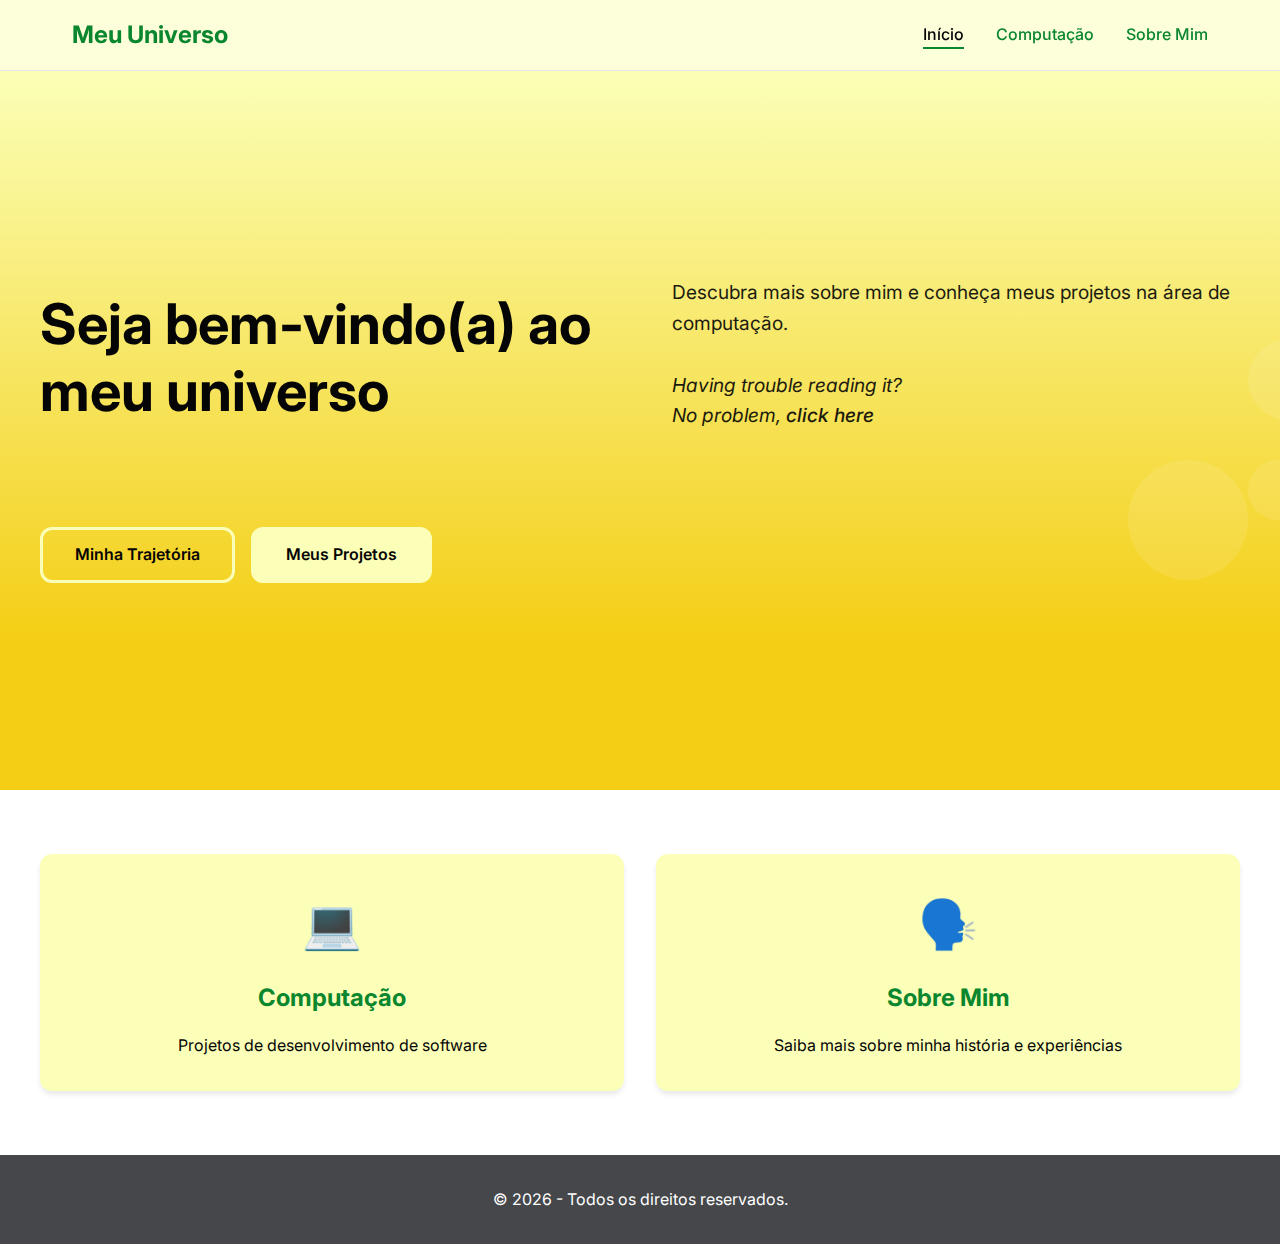
<file: index.html>
<!DOCTYPE html>
<html lang="pt-BR">
 <head>
  <meta charset="utf-8"/>
  <meta content="width=device-width, initial-scale=1.0" name="viewport"/>
  <meta content="Portfólio criativo com projetos na área de computação, expressões artísticas e reflexões pessoais." name="description"/>
  <meta content="portfólio, computação, arte, poesia, música, imagens, diário" name="keywords"/>
  <meta content="Seu Nome" name="author"/>
  <meta content="Portfólio Criativo" property="og:title"/>
  <meta content="Explore projetos de computação, produções artísticas e reflexões pessoais." property="og:description"/>
  <meta content="website" property="og:type"/>
  <meta content="https://seusite.com" property="og:url"/>
  <title>
   Meu Universo
  </title>
  <link href="/assets/images/unique.png" rel="icon" type="image/png"/>
  <link href="/assets/css/styles.css" rel="stylesheet"/>
  <link href="https://fonts.googleapis.com" rel="preconnect"/>
  <link crossorigin="" href="https://fonts.gstatic.com" rel="preconnect"/>
  <link href="https://fonts.googleapis.com/css2?family=Inter:wght@300;400;500;600;700&amp;display=swap" rel="stylesheet"/>
 </head>
 <body>
  <header class="header">
   <nav class="nav">
    <div class="nav-container">
     <div class="logo">
      <h1>
       Meu Universo
      </h1>
     </div>
     <ul class="nav-menu">
      <li>
       <a class="nav-link active" href="/">
        Início
       </a>
      </li>
      <li>
       <a class="nav-link" href="/computation/">
        Computação
       </a>
      </li>
      <li>
       <a class="nav-link" href="/sobremim/">
        Sobre Mim
       </a>
      </li>
     </ul>
     <div class="hamburger">
      <span>
      </span>
      <span>
      </span>
      <span>
      </span>
     </div>
    </div>
   </nav>
  </header>
  <main class="main-content">
   <section class="hero">
    <div class="hero-content">
     <h2 class="hero-title">
      Seja bem-vindo(a) ao meu universo
     </h2>
     <p class="hero-description">
      Descubra mais sobre mim e conheça meus projetos na área de computação.
      <br/>
      <br/>
      <i>
       Having trouble reading it?
       <br/>
       No problem,
       <b>
        <a class="hero-link" href="https://portfolio-universe.vercel.app/">
         click here
        </a>
       </b>
      </i>
     </p>
     <div class="hero-buttons">
      <a class="btn btn-secondary" href="/sobremim/">
       Minha Trajetória
      </a>
      <a class="btn btn-primary" href="/computation/">
       Meus Projetos
      </a>
     </div>
    </div>
    <div class="hero-visual">
     <div class="floating-elements">
      <div class="element element-1">
      </div>
      <div class="element element-2">
      </div>
      <div class="element element-3">
      </div>
     </div>
    </div>
   </section>
   <section class="sections-preview">
    <div class="preview-grid">
     <div class="preview-card" data-section="computation">
      <div class="card-icon">
       💻
      </div>
      <h3>
       Computação
      </h3>
      <p>
       Projetos de desenvolvimento de software
      </p>
     </div>
     <div class="preview-card" data-section="sobremim">
      <div class="card-icon">
       🗣️
      </div>
      <h3>
       Sobre Mim
      </h3>
      <p>
       Saiba mais sobre minha história e experiências
      </p>
     </div>
    </div>
   </section>
  </main>
  <footer class="footer">
   <div class="footer-content">
    <p>
     © 2026 - Todos os direitos reservados.
    </p>
   </div>
  </footer>
  <script src="assets/js/script.js"></script>
 </body>
</html>
</file>
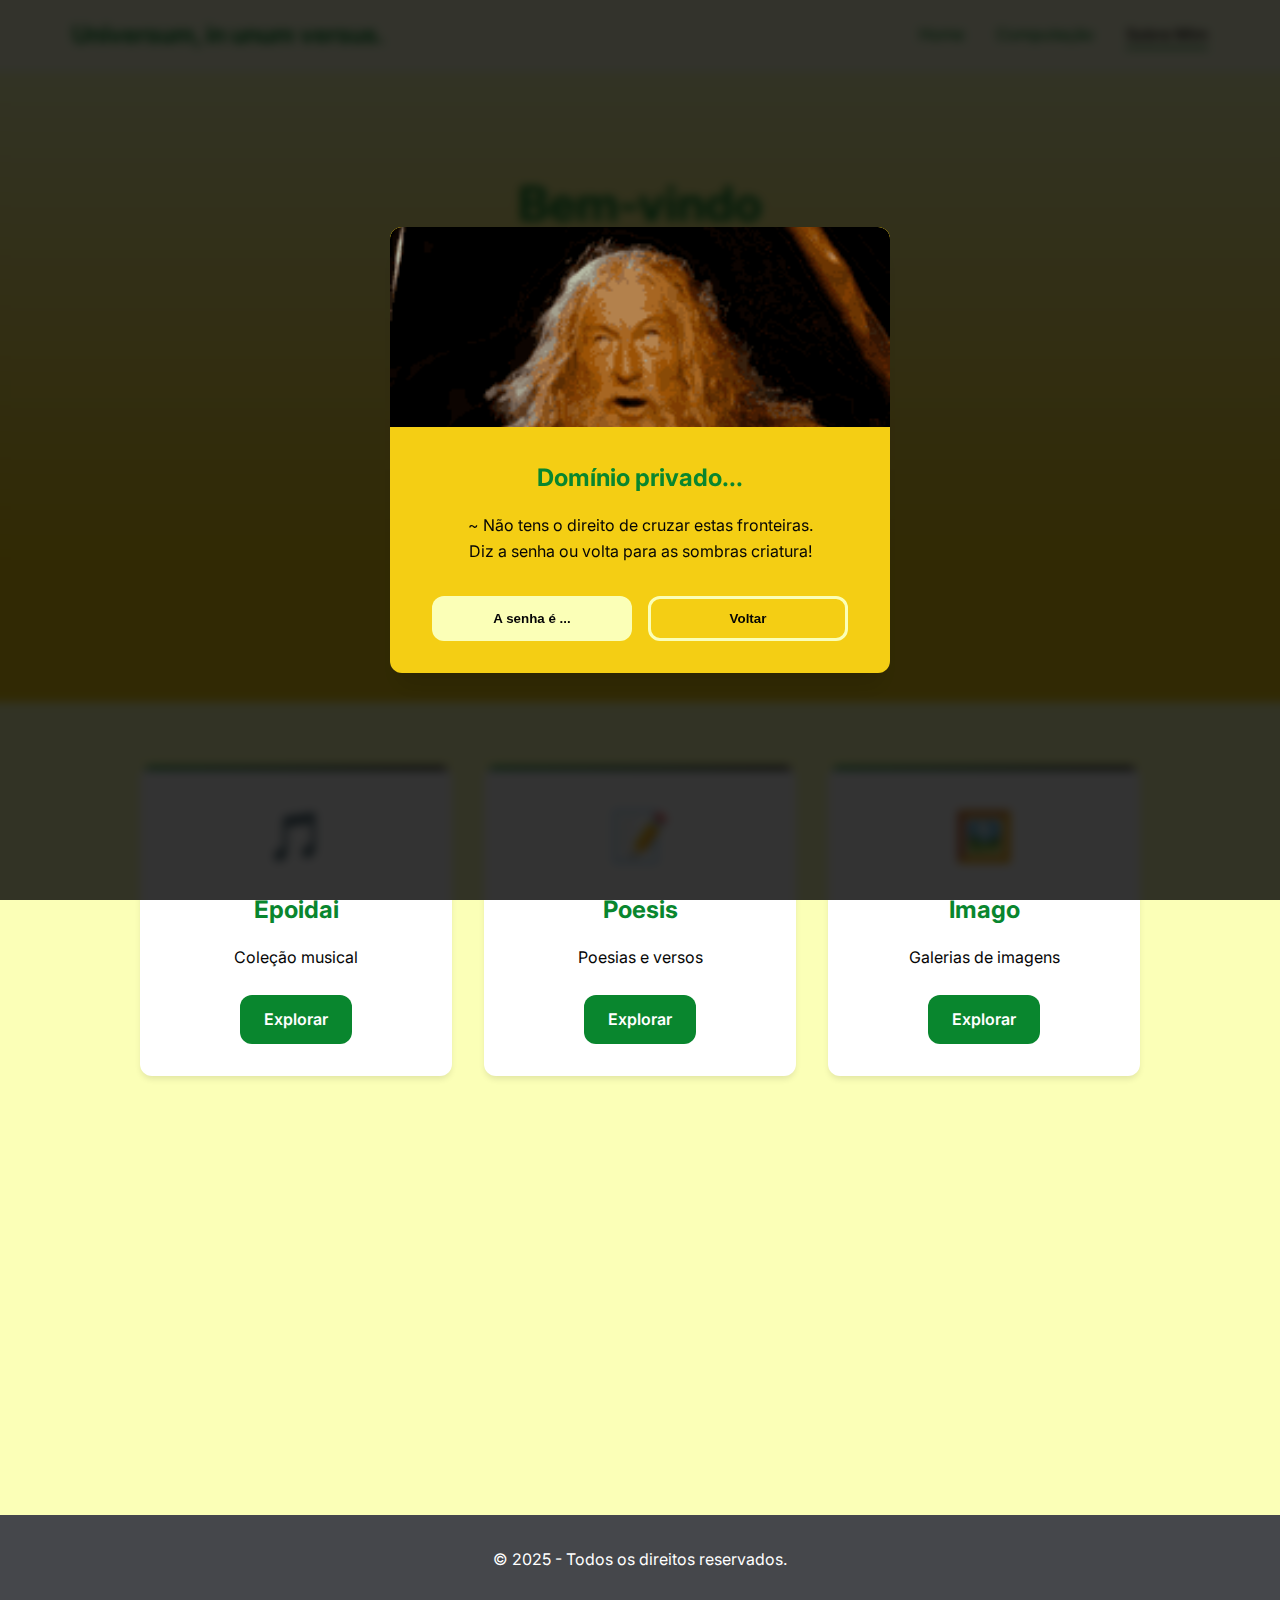
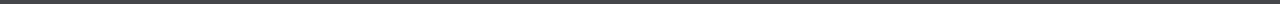
<file: musas/index.html>
<!DOCTYPE html>
<html lang="pt-BR">
 <head>
  <meta charset="utf-8"/>
  <meta content="width=device-width, initial-scale=1.0" name="viewport"/>
  <meta content="Arte, música, poesia e imagens - Seção criativa do portfolio" name="description"/>
  <meta content="arte, música, poesia, imagens, criatividade" name="keywords"/>
  <title>
   Musas - Meu Universo
  </title>
  <link href="/assets/unique.png" rel="icon" type="image/png"/>
  <link href="/assets/css/styles.css" rel="stylesheet"/>
  <link href="https://fonts.googleapis.com/css2?family=Inter:wght@300;400;500;600;700&amp;display=swap" rel="stylesheet"/>
 </head>
 <body>
  <!-- Popup de Aviso -->
  <div class="popup-overlay" id="contentWarning">
   <div class="popup-content">
    <div class="popup-image">
     <img alt="Aviso de Conteúdo" src="/assets/images/gandalf-the-grey-lord-of-the-rings.gif"/>
    </div>
    <div class="popup-text">
     <h2>
      Domínio privado...
     </h2>
     <p>
      ~ Não tens o direito de cruzar estas fronteiras.
      <br/>
      Diz a senha ou volta para as sombras criatura!
     </p>
     <div class="popup-buttons">
      <button class="btn btn-primary" id="acceptBtn">
       A senha é ...
      </button>
      <button class="btn btn-secondary" id="declineBtn">
       Voltar
      </button>
     </div>
     <div class="password-container" id="passwordContainer" style="display: none;">
      <div class="password-display">
       <input type="text" id="passwordDisplay" readonly placeholder="Digite a senha">
      </div>
      <div class="password-error" id="passwordError" style="display: none;">
       Senha incorreta! Tente novamente.
      </div>
      <div class="numeric-keyboard">
       <button class="num-btn" data-num="1">1</button>
       <button class="num-btn" data-num="2">2</button>
       <button class="num-btn" data-num="3">3</button>
       <button class="num-btn" data-num="4">4</button>
       <button class="num-btn" data-num="5">5</button>
       <button class="num-btn" data-num="6">6</button>
       <button class="num-btn" data-num="7">7</button>
       <button class="num-btn" data-num="8">8</button>
       <button class="num-btn" data-num="9">9</button>
       <button class="num-btn delete-btn" data-action="delete">⌫</button>
       <button class="num-btn" data-num="0">0</button>
       <button class="num-btn submit-btn" data-action="submit">✓</button>
      </div>
     </div>
    </div>
   </div>
  </div>
  <header class="header">
   <nav class="nav">
    <div class="nav-container">
     <div class="logo">
      <h1>
       <a href="/">
        Universum, in unum versus.
       </a>
      </h1>
     </div>
     <ul class="nav-menu">
      <li>
       <a class="nav-link" href="/">
        Home
       </a>
      </li>
      <li>
       <a class="nav-link" href="/computation/">
        Computação
       </a>
      </li>
      <li>
       <a class="nav-link active" href="/sobremim/">
        Sobre Mim
       </a>
      </li>
     </ul>
     <div class="hamburger">
      <span>
      </span>
      <span>
      </span>
      <span>
      </span>
     </div>
    </div>
   </nav>
  </header>
  <main class="main-content">
   <section class="page-hero">
    <div class="page-hero-content">
     <h1 class="page-title">
      Bem-vindo
     </h1>
     <p class="page-subtitle">
      Conheça minhas musas
     </p>
    </div>
    <img alt="zeus, hermes e afrodite" src="/assets/images/zeo.png"/>
   </section>
   <section class="musas-nav">
    <div class="musas-grid">
     <div class="musa-card" data-musa="epoidai">
      <div class="musa-icon">
       🎵
      </div>
      <h3>
       Epoidai
      </h3>
      <p>
       Coleção musical
      </p>
      <a class="musa-link" href="/musas/epoidai/">
       Explorar
      </a>
     </div>
     <div class="musa-card" data-musa="poesis">
      <div class="musa-icon">
       📝
      </div>
      <h3>
       Poesis
      </h3>
      <p>
       Poesias e versos
      </p>
      <a class="musa-link" href="/musas/poesis/">
       Explorar
      </a>
     </div>
     <div class="musa-card" data-musa="imago">
      <div class="musa-icon">
       🖼️
      </div>
      <h3>
       Imago
      </h3>
      <p>
       Galerias de imagens
      </p>
      <a class="musa-link" href="/musas/imago/">
       Explorar
      </a>
     </div>
     <div class="musa-card" data-musa="liber">
      <div class="musa-icon">
       📖
      </div>
      <h3>
       Liber
      </h3>
      <p>
       Livros preferidos
      </p>
      <a class="musa-link" href="/musas/livros/">
       Explorar
      </a>
     </div>
     <div class="musa-card" data-musa="peliculas">
      <div class="musa-icon">
       🎬
      </div>
      <h3>
       Películas
      </h3>
      <p>
       Filmes e séries preferidos
      </p>
      <a class="musa-link" href="/musas/filme/">
       Explorar
      </a>
     </div>
     <div class="musa-card" data-musa="ego">
      <div class="musa-icon">
       🤔
      </div>
      <h3>
      </h3>
      <p>
      </p>
      <a class="musa-link" href="/">
       Voltar
      </a>
     </div>
     <div>
     </div>
    </div>
   </section>
  </main>
  <footer class="footer">
   <div class="footer-content">
    <p>
     © 2025 - Todos os direitos reservados.
    </p>
   </div>
  </footer>
  <script src="/assets/js/script.js">
  </script>
 </body>
</html>
</file>
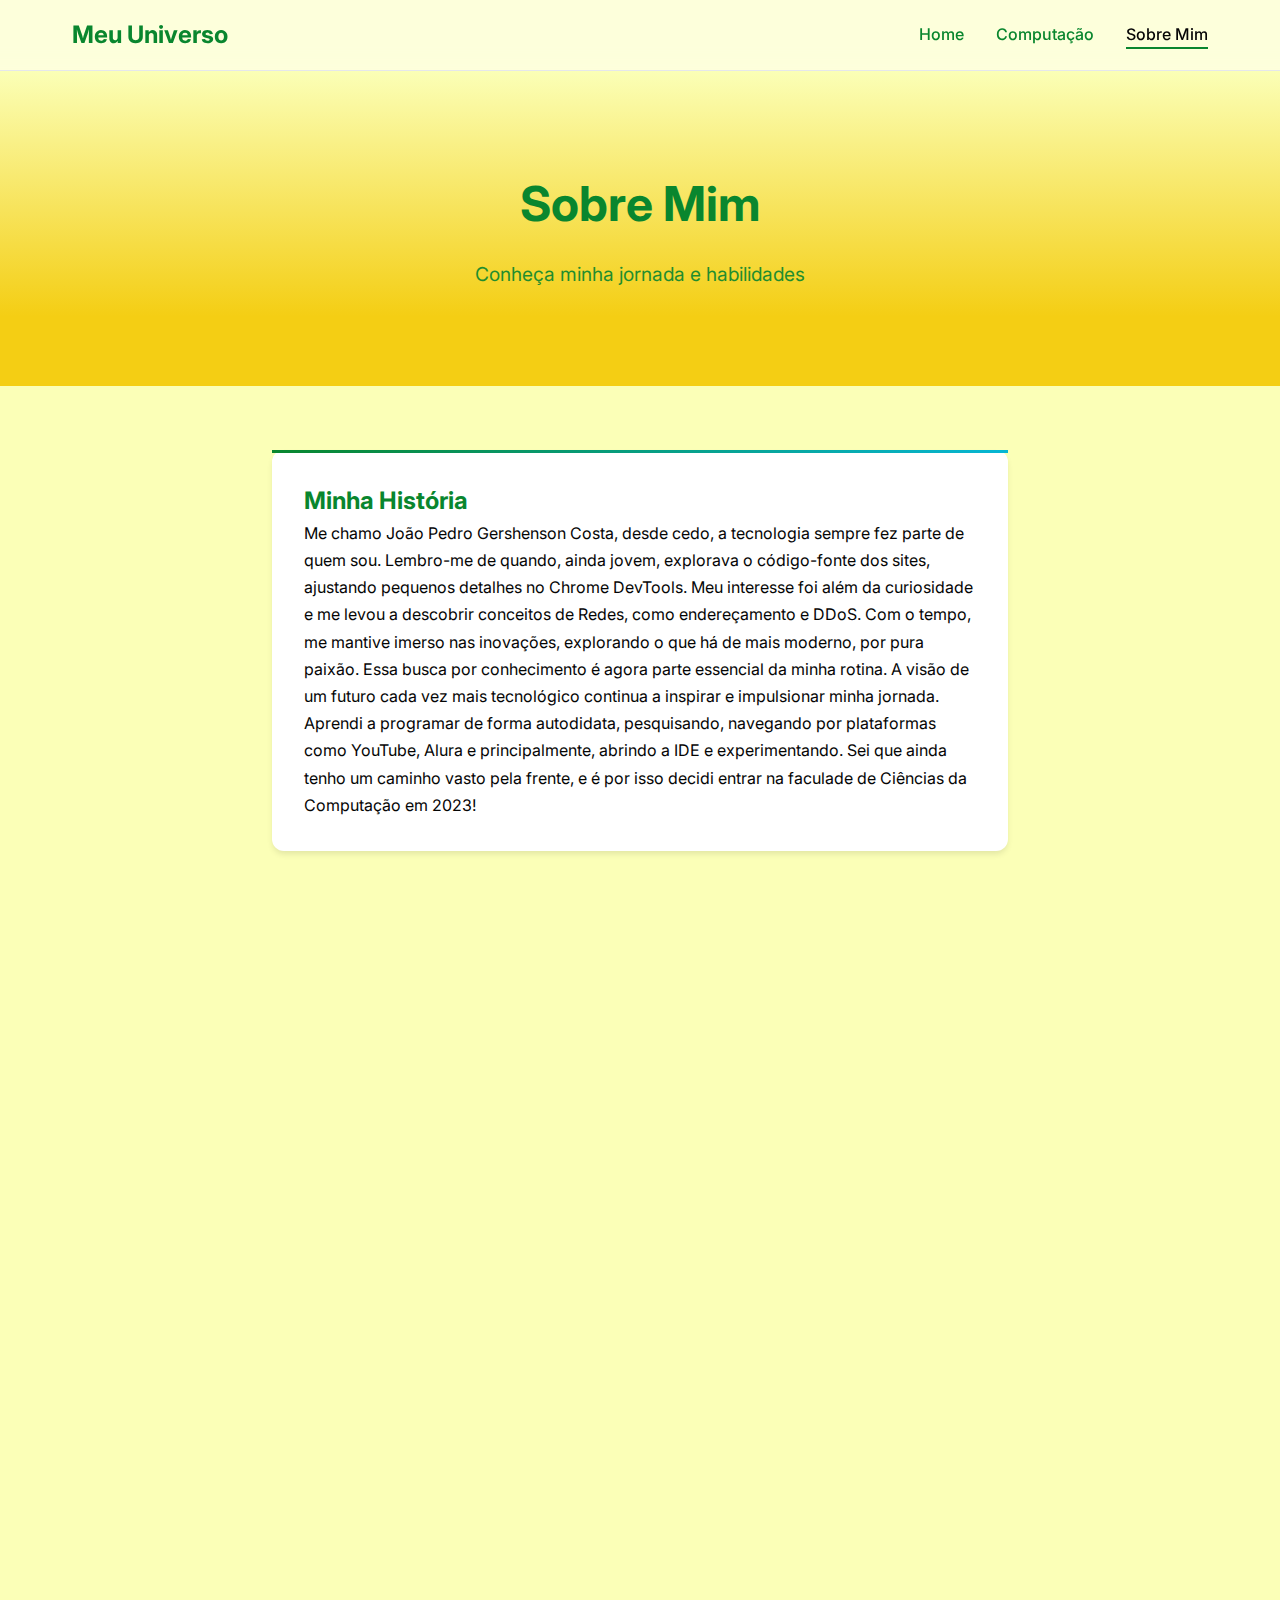
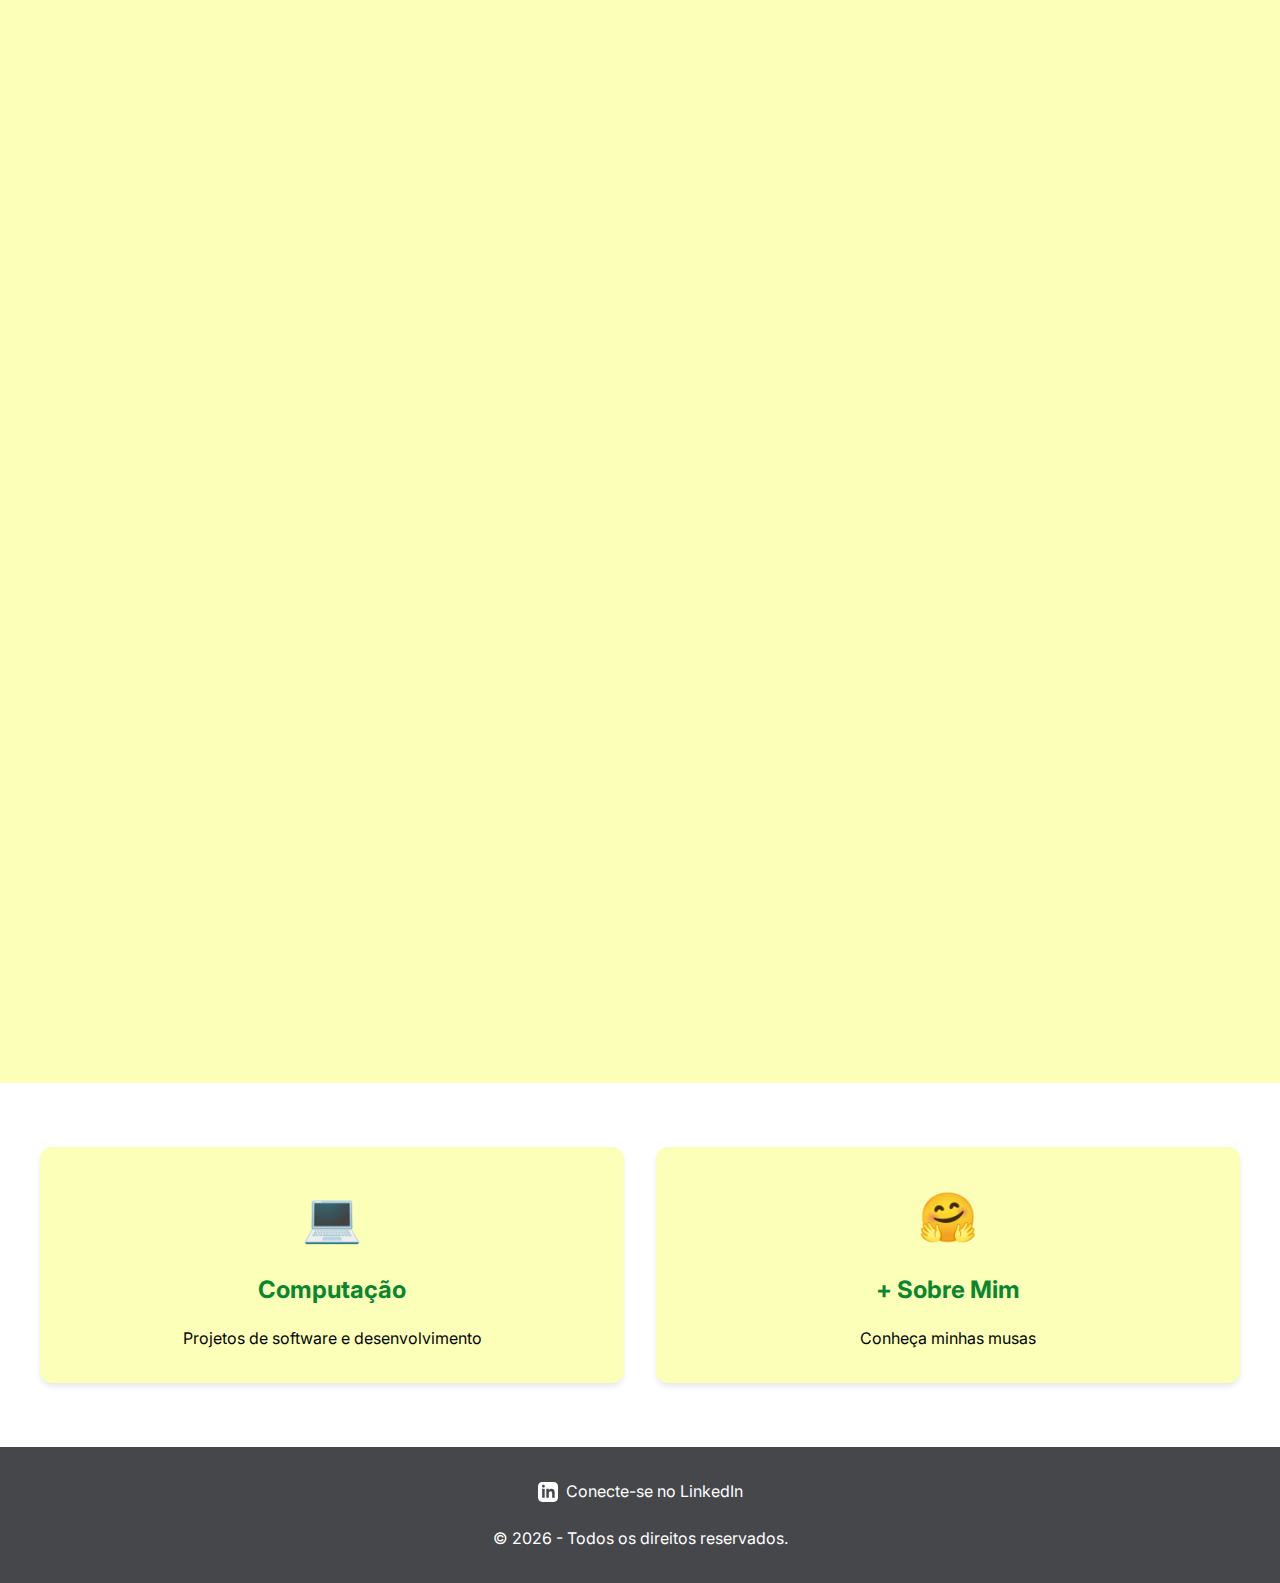
<file: sobremim/index.html>
<!DOCTYPE html>
<html lang="pt-BR">
 <head>
  <meta charset="utf-8"/>
  <meta content="width=device-width, initial-scale=1.0" name="viewport"/>
  <meta content="Sobre João Pedro G. C. - Desenvolvedor e Estudante de Ciências da Computação" name="description"/>
  <meta content="sobre mim, portfólio, desenvolvedor, ciência da computação" name="keywords"/>
  <title>
   Sobre Mim - Meu Universo
  </title>
  <link href="/assets/css/styles.css" rel="stylesheet"/>
  <link href="/assets/unique.png" rel="icon" type="image/png"/>
  <link href="https://fonts.googleapis.com/css2?family=Inter:wght@300;400;500;600;700&amp;display=swap" rel="stylesheet"/>
 </head>
 <body>
  <header class="header">
   <nav class="nav">
    <div class="nav-container">
     <div class="logo">
      <h1>
       <a href="/">
        Meu Universo
       </a>
      </h1>
     </div>
     <ul class="nav-menu">
      <li>
       <a class="nav-link" href="/">
        Home
       </a>
      </li>
      <li>
       <a class="nav-link" href="/computation/">
        Computação
       </a>
      </li>
      <li>
       <a class="nav-link active" href="/sobremim/">
        Sobre Mim
       </a>
      </li>
     </ul>
     <div class="hamburger">
      <span>
      </span>
      <span>
      </span>
      <span>
      </span>
     </div>
    </div>
   </nav>
  </header>
  <main class="main-content">
   <section class="page-hero">
    <div class="page-hero-content">
     <h1 class="page-title">
      Sobre Mim
     </h1>
     <p class="page-subtitle">
      Conheça minha jornada e habilidades
     </p>
    </div>
   </section>
   <section class="diary-entries" style="max-width: 800px;">
    <div class="entries-container">
     <div class="diary-entry">
      <h2>
       Minha História
      </h2>
      <div class="entry-content">
       <p>
        Me chamo João Pedro Gershenson Costa, desde cedo, a tecnologia sempre fez parte de quem sou. Lembro-me de quando, ainda jovem, explorava o código-fonte dos sites, ajustando pequenos detalhes no Chrome DevTools. Meu interesse foi além da curiosidade e me levou a descobrir conceitos de Redes, como endereçamento e DDoS. Com o tempo, me mantive imerso nas inovações, explorando o que há de mais moderno, por pura paixão. Essa busca por conhecimento é agora parte essencial da minha rotina. A visão de um futuro cada vez mais tecnológico continua a inspirar e impulsionar minha jornada.
       </p>
       <p>
        Aprendi a programar de forma autodidata, pesquisando, navegando por plataformas como YouTube, Alura e principalmente, abrindo a IDE e experimentando. Sei que ainda tenho um caminho vasto pela frente, e é por isso decidi entrar na faculade de Ciências da Computação em 2023!
       </p>
      </div>
     </div>
     <div class="diary-entry">
      <h2>
       Visão
      </h2>
      <div class="entry-content">
       <p>
        Acredito na inovação através da tecnologia. Estou em busca de oportunidades que me permitam fazer parte de algo maior, aplicando meus conhecimentos e aprendendo continuamente. Meu objetivo é transformar desafios em soluções, com paixão e determinação.
       </p>
      </div>
     </div>
     <div class="diary-entry">
      <h2>
       Principais Competências
      </h2>
      <div class="entry-content">
       <div style="display: flex; flex-wrap: wrap; gap: 0.5rem;">
        <span class="tech-tag">
         Python
        </span>
        <span class="tech-tag">
         Java
        </span>
        <span class="tech-tag">
         SQL
        </span>
        <span class="tech-tag">
         HTML/CSS
        </span>
       </div>
      </div>
     </div>
     <div class="diary-entry">
      <h2>
       Habilidades Técnicas
      </h2>
      <div class="entry-content">
       <ul style="list-style-type: none; columns: 2; gap: 2rem;">
        <li>
         HTML/CSS ✰✰
        </li>
        <li>
         Python ✰✰
        </li>
        <li>
         Java ✰
        </li>
        <li>
         SQL e Bancos de Dados ✰
        </li>
        <li>
         JavaScript ✰
        </li>
        <br/>
        <li>
         OOP ✰
        </li>
        <li>
         SEO ✰✰
        </li>
        <br/>
        <li>
         Web Pentest ✰
        </li>
        <br/>
        <li>
         Terminal (Linux e Windows) ✰
        </li>
        <br/>
        <li>
         GitHub ✰✰
        </li>
        <li>
         Modelagem e Diagramação ✰✰
        </li>
        <br/>
        <li>
         Inglês ✰✰✰
        </li>
        <li>
         Russo ✰
        </li>
       </ul>
      </div>
     </div>
     <div class="diary-entry">
      <h2>
       Educação
      </h2>
      <div class="entry-content">
       <p>
        Cursando Ciências da Computação na UniRitter (2023-2027), onde tenho mergulhado profundamente no universo da tecnologia e desenvolvido competências essenciais para enfrentar os desafios do futuro.
       </p>
       <p>
        Lá participei de um projeto extracurricular chamado JovemTech, onde ensinei Python para jovens de comunidades carentes, promovendo inclusão digital e despertando o interesse pela tecnologia.
       </p>
       <br/>
       <p>
        Estou constantemente ampliando meus conhecimentos de forma autodidata e através de certificações em plataformas líderes em tecnologia.
       </p>
       <br/>
       <div data-iframe-height="270" data-iframe-width="270" data-share-badge-host="https://www.credly.com" data-share-badge-id="40f11e31-4063-4d17-bc55-bbcb3ecaeb45">
       </div>
       <script async="" src="//cdn.credly.com/assets/utilities/embed.js" type="text/javascript">
       </script>
       <br/>
       <div data-iframe-height="270" data-iframe-width="270" data-share-badge-host="https://www.credly.com" data-share-badge-id="c0db8726-631b-44b9-bc6d-fc74aac8741d">
       </div>
       <script async="" src="//cdn.credly.com/assets/utilities/embed.js" type="text/javascript">
       </script>
       <div "="" data-iframe-height="270" data-iframe-width="270" data-share-badge-host="https://www.credly.com" data-share-badge-id="c7eca56b-425f-4d0d-9271-3c3f90123d71">
       </div>
       <script async="" src="//cdn.credly.com/assets/utilities/embed.js" type="text/javascript">
       </script>
       <div data-iframe-height="270" data-iframe-width="270" data-share-badge-host="https://www.credly.com" data-share-badge-id="6d1d6e1b-52e2-40ae-a035-eb3c14619a37">
       </div>
       <script async="" src="//cdn.credly.com/assets/utilities/embed.js" type="text/javascript">
       </script>
       <div data-iframe-height="270" data-iframe-width="270" data-share-badge-host="https://www.credly.com" data-share-badge-id="4f70a012-da77-4854-bfcc-a95cabc322de">
       </div>
       <script async="" src="//cdn.credly.com/assets/utilities/embed.js" type="text/javascript">
       </script>
      </div>
     </div>
     <div class="diary-entry">
      <h2>
       Comunicação
      </h2>
      <div class="entry-content">
       <p>
        Experiência em atendimento ao cliente e construção de relacionamentos de confiança. Fluente em inglês, atualmente aprendendo russo para expandir meu alcance global.
       </p>
      </div>
     </div>
     <div class="diary-entry">
      <h2>
       Trabalho em Equipe
      </h2>
      <div class="entry-content">
       <p>
        Acredito que o sucesso é construído em conjunto. Comprometido em criar um ambiente de colaboração, onde a inovação e a eficiência caminham lado a lado. Para mim, o trabalho em equipe é a base para grandes conquistas.
       </p>
      </div>
     </div>
     <div class="diary-entry">
      <h2>
       Referências
      </h2>
      <div class="entry-content">
       <p>
        Disponíveis sob solicitação.
       </p>
      </div>
     </div>
    </div>
   </section>
   <section class="sections-preview">
    <div class="preview-grid">
     <div class="preview-card">
      <a style="text-decoration: none;" href="/computation/">
       <div class="card-icon">
        💻
       </div>
       <h3>
        Computação
       </h3>
       <p>
        Projetos de software e desenvolvimento
       </p>
      </a>
     </div>
     <div class="preview-card">
      <a style="text-decoration: none;" href="/musas/">
       <div class="card-icon">
        🤗
       </div>
       <h3>
        + Sobre Mim
       </h3>
       <p>
        Conheça minhas musas
       </p>
      </a>
     </div>
    </div>
   </section>
  </main>
  <footer class="footer">
   <div style="margin-bottom: 1rem;">
    <a href="https://www.linkedin.com/in/jpgeco" style="display: inline-flex; align-items: center; gap: 0.5rem; color: white; text-decoration: none; transition: var(--transition);" target="_blank">
     <svg fill="white" height="20" viewbox="0 0 24 24" width="20" xmlns="http://www.w3.org/2000/svg">
      <path d="M19 0h-14c-2.761 0-5 2.239-5 5v14c0 2.761 2.239 5 5 5h14c2.762 0 5-2.239 5-5v-14c0-2.761-2.238-5-5-5zm-11 19h-3v-11h3v11zm-1.5-12.268c-.966 0-1.75-.79-1.75-1.764s.784-1.764 1.75-1.764 1.75.79 1.75 1.764-.783 1.764-1.75 1.764zm13.5 12.268h-3v-5.604c0-3.368-4-3.113-4 0v5.604h-3v-11h3v1.765c1.396-2.586 7-2.777 7 2.476v6.759z">
      </path>
     </svg>
     Conecte-se no LinkedIn
    </a>
   </div>
   <div class="footer-content">
    <p>
     © 2026 - Todos os direitos reservados.
    </p>
   </div>
  </footer>
  <script src="/assets/js/script.js">
  </script>
 </body>
</html>
</file>
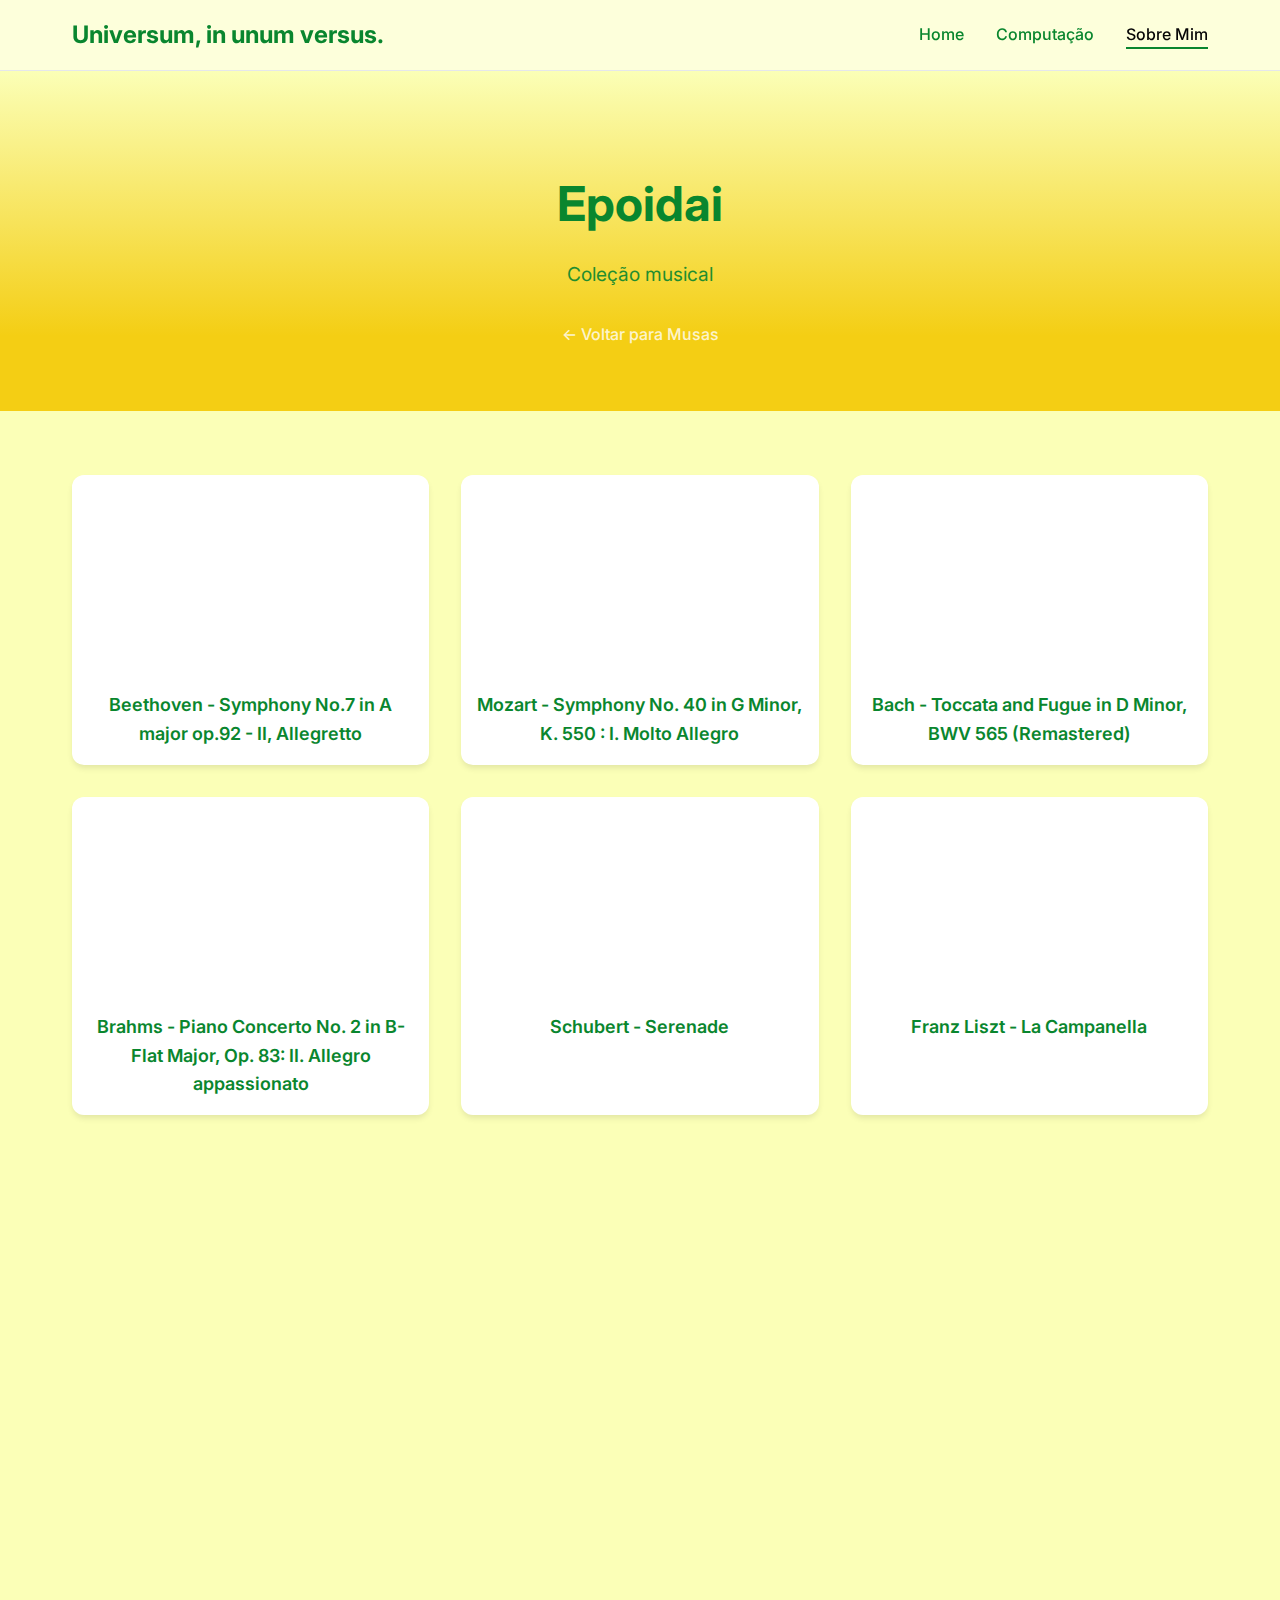
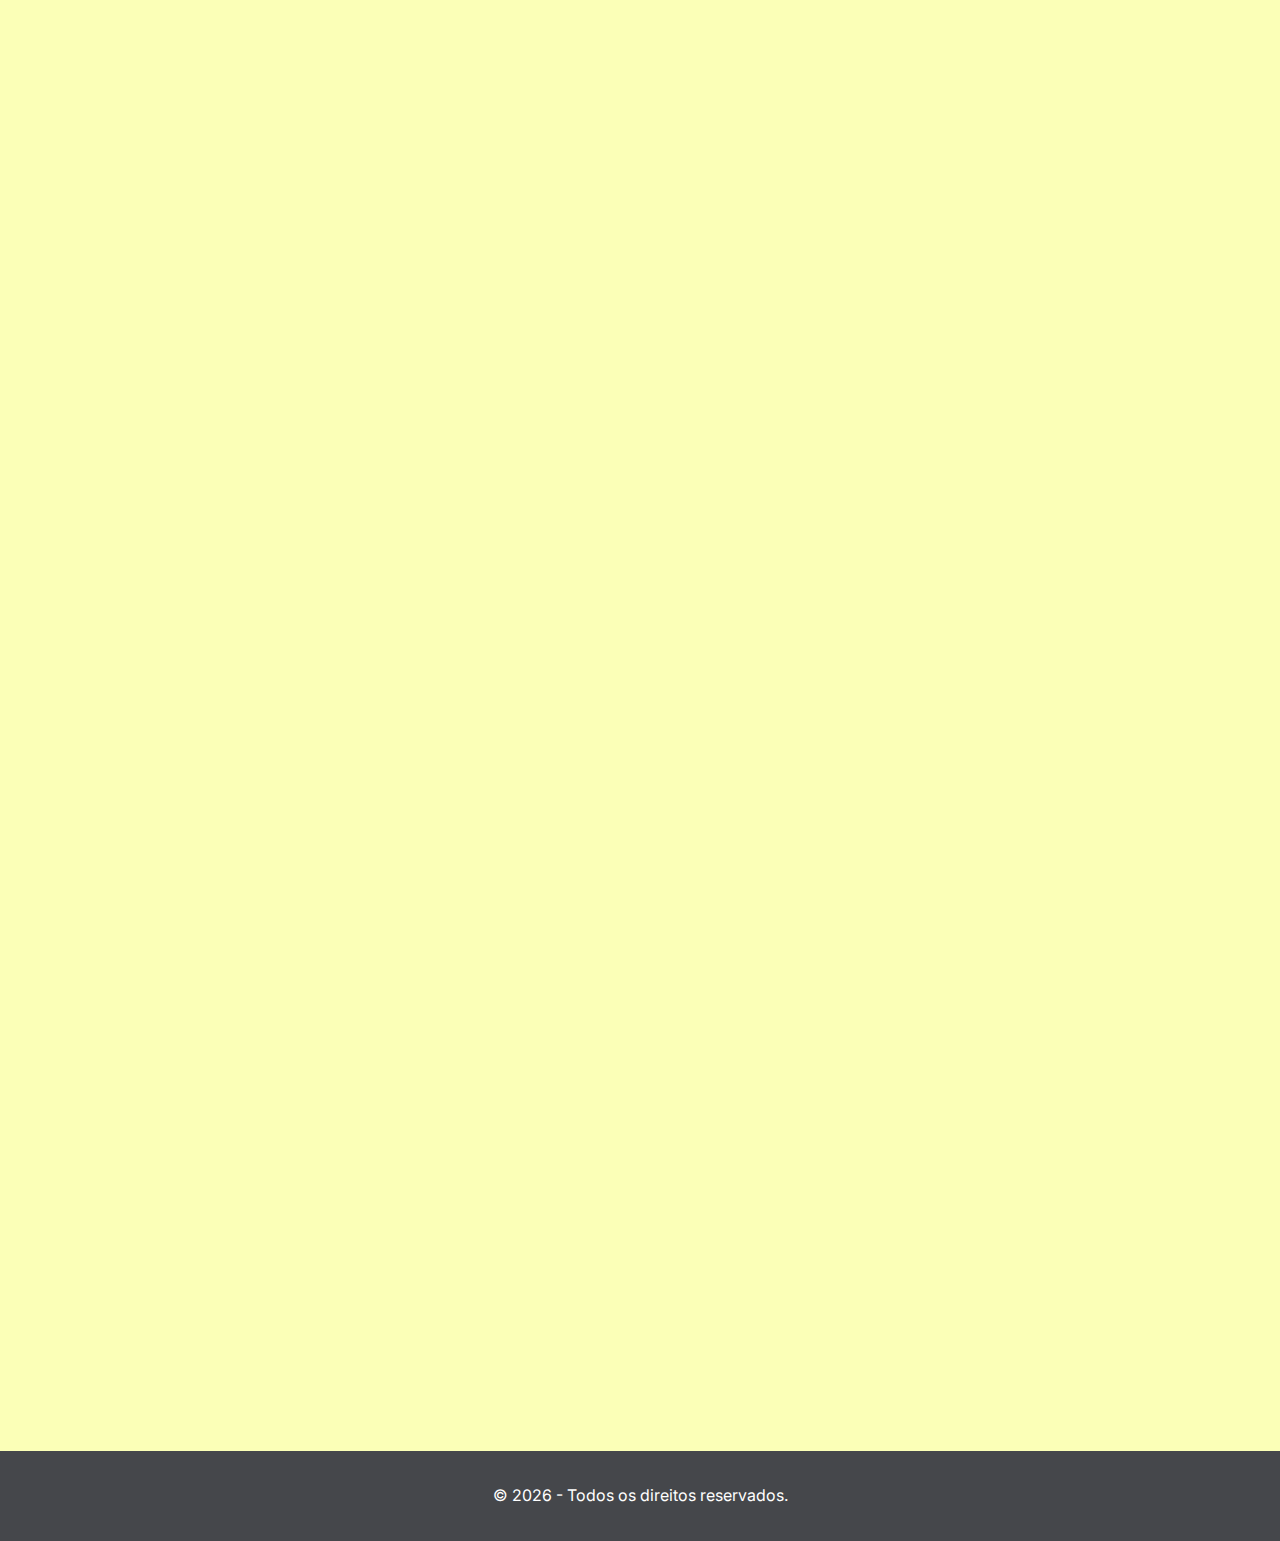
<file: musas/epoidai/index.html>
<!DOCTYPE html>
<html lang="pt-BR">
 <head>
  <meta charset="utf-8"/>
  <meta content="width=device-width, initial-scale=1.0" name="viewport"/>
  <meta content="Epoidai - Coleção musical com vídeos do YouTube" name="description"/>
  <meta content="música, youtube, playlist, songs" name="keywords"/>
  <title>
   Epoidai - Meu Universo
  </title>
  <link href="./assets/unique.png" rel="icon" type="image/png"/>
  <link href="/assets/css/styles.css" rel="stylesheet"/>
  <link href="https://fonts.googleapis.com/css2?family=Inter:wght@300;400;500;600;700&amp;display=swap" rel="stylesheet"/>
 </head>
 <body>
  <header class="header">
   <nav class="nav">
    <div class="nav-container">
     <div class="logo">
      <h1>
       <a href="/">
        Universum, in unum versus.
       </a>
      </h1>
     </div>
     <ul class="nav-menu">
      <li>
       <a class="nav-link" href="/">
        Home
       </a>
      </li>
      <li>
       <a class="nav-link" href="/computation/">
        Computação
       </a>
      </li>
      <li>
       <a class="nav-link active" href="/sobremim/">
        Sobre Mim
       </a>
      </li>
     </ul>
     <div class="hamburger">
      <span>
      </span>
      <span>
      </span>
      <span>
      </span>
     </div>
    </div>
   </nav>
  </header>
  <main class="main-content">
   <section class="page-hero">
    <div class="page-hero-content">
     <h1 class="page-title">
      Epoidai
     </h1>
     <p class="page-subtitle">
      Coleção musical
     </p>
     <a class="breadcrumb" href="musas.html">
      ← Voltar para Musas
     </a>
    </div>
   </section>
   <section class="music-collection">
    <!--add: Funckytown: https://youtu.be/OAC4ItP0xWM   ?list=RDOAC4ItP0xWM-->
    <div class="music-grid">
     <div class="music-item">
      <div class="music-video">
       <iframe allowfullscreen="" frameborder="0" src="https://www.youtube.com/embed/vCHREyE5GzQ">
       </iframe>
      </div>
      <h3 class="music-title">
       Beethoven - Symphony No.7 in A major op.92 - II, Allegretto
      </h3>
     </div>
     <div class="music-item">
      <div class="music-video">
       <iframe allowfullscreen="" frameborder="0" src="https://www.youtube.com/embed/DL0O9ZzVLuM">
       </iframe>
      </div>
      <h3 class="music-title">
       Mozart - Symphony No. 40 in G Minor, K. 550 : I. Molto Allegro
      </h3>
     </div>
     <div class="music-item">
      <div class="music-video">
       <iframe allowfullscreen="" frameborder="0" src="https://www.youtube.com/embed/-UhOPXd-LYY">
       </iframe>
      </div>
      <h3 class="music-title">
       Bach - Toccata and Fugue in D Minor, BWV 565 (Remastered)
      </h3>
     </div>
     <div class="music-item">
      <div class="music-video">
       <iframe allowfullscreen="" frameborder="0" src="https://www.youtube.com/embed/W1z_0hjii4k">
       </iframe>
      </div>
      <h3 class="music-title">
       Brahms - Piano Concerto No. 2 in B-Flat Major, Op. 83: II. Allegro appassionato
      </h3>
     </div>
     <div class="music-item">
      <div class="music-video">
       <iframe allowfullscreen="" frameborder="0" src="https://www.youtube.com/embed/PXis0PtqdXw">
       </iframe>
      </div>
      <h3 class="music-title">
       Schubert - Serenade
      </h3>
     </div>
     <div class="music-item">
      <div class="music-video">
       <iframe allowfullscreen="" frameborder="0" src="https://www.youtube.com/embed/WqrusoQ6xVM">
       </iframe>
      </div>
      <h3 class="music-title">
       Franz Liszt - La Campanella
      </h3>
     </div>
     <div class="music-item">
      <div class="music-video">
       <iframe allowfullscreen="" frameborder="0" src="https://www.youtube.com/embed/t-JD2bnNQvY">
       </iframe>
      </div>
      <h3 class="music-title">
       Chopin - Nocturne in B flat minor, Op. 9 no. 1
      </h3>
     </div>
     <div class="music-item">
      <div class="music-video">
       <iframe allowfullscreen="" frameborder="0" src="https://www.youtube.com/embed/9I4qIUj9b48">
       </iframe>
      </div>
      <h3 class="music-title">
       Eugen Cicero - Valse in C-Sharp Minor, Op. 64 No. 2
      </h3>
     </div>
     <div class="music-item">
      <div class="music-video">
       <iframe allowfullscreen="" frameborder="0" src="https://www.youtube.com/embed/T2WTqjC-vPs">
       </iframe>
      </div>
      <h3 class="music-title">
       Mingus Big Band - Moanin
      </h3>
     </div>
     <div class="music-item">
      <div class="music-video">
       <iframe allowfullscreen="" frameborder="0" src="https://www.youtube.com/embed/y25EmjCmweo">
       </iframe>
      </div>
      <h3 class="music-title">
       Frank Sinatra - Fools Rush In
      </h3>
     </div>
     <div class="music-item">
      <div class="music-video">
       <iframe allowfullscreen="" frameborder="0" src="https://www.youtube.com/embed/JiETLLsXzFI">
       </iframe>
      </div>
      <h3 class="music-title">
       Luca Sestak Trio - Solfeggietto (C. Ph. E. Bach)
      </h3>
     </div>
     <div class="music-item">
      <div class="music-video">
       <iframe allowfullscreen="" frameborder="0" src="https://www.youtube.com/embed/yUnjR_aXeA8">
       </iframe>
      </div>
      <h3 class="music-title">
       Chet Baker - Born To Be Blue
      </h3>
     </div>
     <div class="music-item">
      <div class="music-video">
       <iframe allowfullscreen="" frameborder="0" src="https://www.youtube.com/embed/Ec3utUm-X-w">
       </iframe>
      </div>
      <h3 class="music-title">
       Celeste - Both Sides of the Moon (Live)
      </h3>
     </div>
     <div class="music-item">
      <div class="music-video">
       <iframe allowfullscreen="" frameborder="0" src="https://www.youtube.com/embed/5r3B7yz6J68">
       </iframe>
      </div>
      <h3 class="music-title">
       AnnenMayKantereit x Giant Rooks - Tom's Diner (Cover)
      </h3>
     </div>
     <div class="music-item">
      <div class="music-video">
       <iframe allowfullscreen="" frameborder="0" src="https://www.youtube.com/embed/9PTSOKDa0NI">
       </iframe>
      </div>
      <h3 class="music-title">
       Ben Caplan - Down to the River | Live in Bellwoods 42
      </h3>
     </div>
     <div class="music-item">
      <div class="music-video">
       <iframe allowfullscreen="" frameborder="0" src="https://www.youtube.com/embed/FRD0W2-tr64">
       </iframe>
      </div>
      <h3 class="music-title">
       Ben Caplan - The Flood
      </h3>
     </div>
     <div class="music-item">
      <div class="music-video">
       <iframe allowfullscreen="" frameborder="0" src="https://www.youtube.com/embed/hjpF8ukSrvk">
       </iframe>
      </div>
      <h3 class="music-title">
       Pink Floyd - Wish You Were Here
      </h3>
     </div>
     <div class="music-item">
      <div class="music-video">
       <iframe allowfullscreen="" frameborder="0" src="https://www.youtube.com/embed/pP8iUyb9Gn8">
       </iframe>
      </div>
      <h3 class="music-title">
       Supertramp - The Logical Song
      </h3>
     </div>
     <div class="music-item">
      <div class="music-video">
       <iframe allowfullscreen="" frameborder="0" src="https://www.youtube.com/embed/6GmYsHZjTPk">
       </iframe>
      </div>
      <h3 class="music-title">
       Talking Heads - Burning Down the House
      </h3>
     </div>
     <div class="music-item">
      <div class="music-video">
       <iframe allowfullscreen="" frameborder="0" src="https://www.youtube.com/embed/6ruUF1cos5Q">
       </iframe>
      </div>
      <h3 class="music-title">
       Inner Wave - Song 3
      </h3>
     </div>
     <div class="music-item">
      <div class="music-video">
       <iframe allowfullscreen="" frameborder="0" src="https://www.youtube.com/embed/guabn_kRYfo">
       </iframe>
      </div>
      <h3 class="music-title">
       Inner Wave - Take 3
      </h3>
     </div>
     <div class="music-item">
      <div class="music-video">
       <iframe allowfullscreen="" frameborder="0" src="https://www.youtube.com/embed/0Sxbam7CwgU">
       </iframe>
      </div>
      <h3 class="music-title">
       I Monster - Everyone's A Loser
      </h3>
     </div>
     <div class="music-item">
      <div class="music-video">
       <iframe allowfullscreen="" frameborder="0" src="https://www.youtube.com/embed/3tfYkeGWOgs">
       </iframe>
      </div>
      <h3 class="music-title">
       MEDULLA - Eterno Retorno
      </h3>
     </div>
     <div class="music-item">
      <div class="music-video">
       <iframe allowfullscreen="" frameborder="0" src="https://www.youtube.com/embed/P3QS83ubhHE">
       </iframe>
      </div>
      <h3 class="music-title">
       Stromae - Santé
      </h3>
     </div>
    </div>
    <!-- fecha .music-grid -->
   </section>
  </main>
  <footer class="footer">
   <div class="footer-content">
    <p>
     © 2026 - Todos os direitos reservados.
    </p>
   </div>
  </footer>
  <script src="/assets/js/script.js">
  </script>
 </body>
</html>
</file>
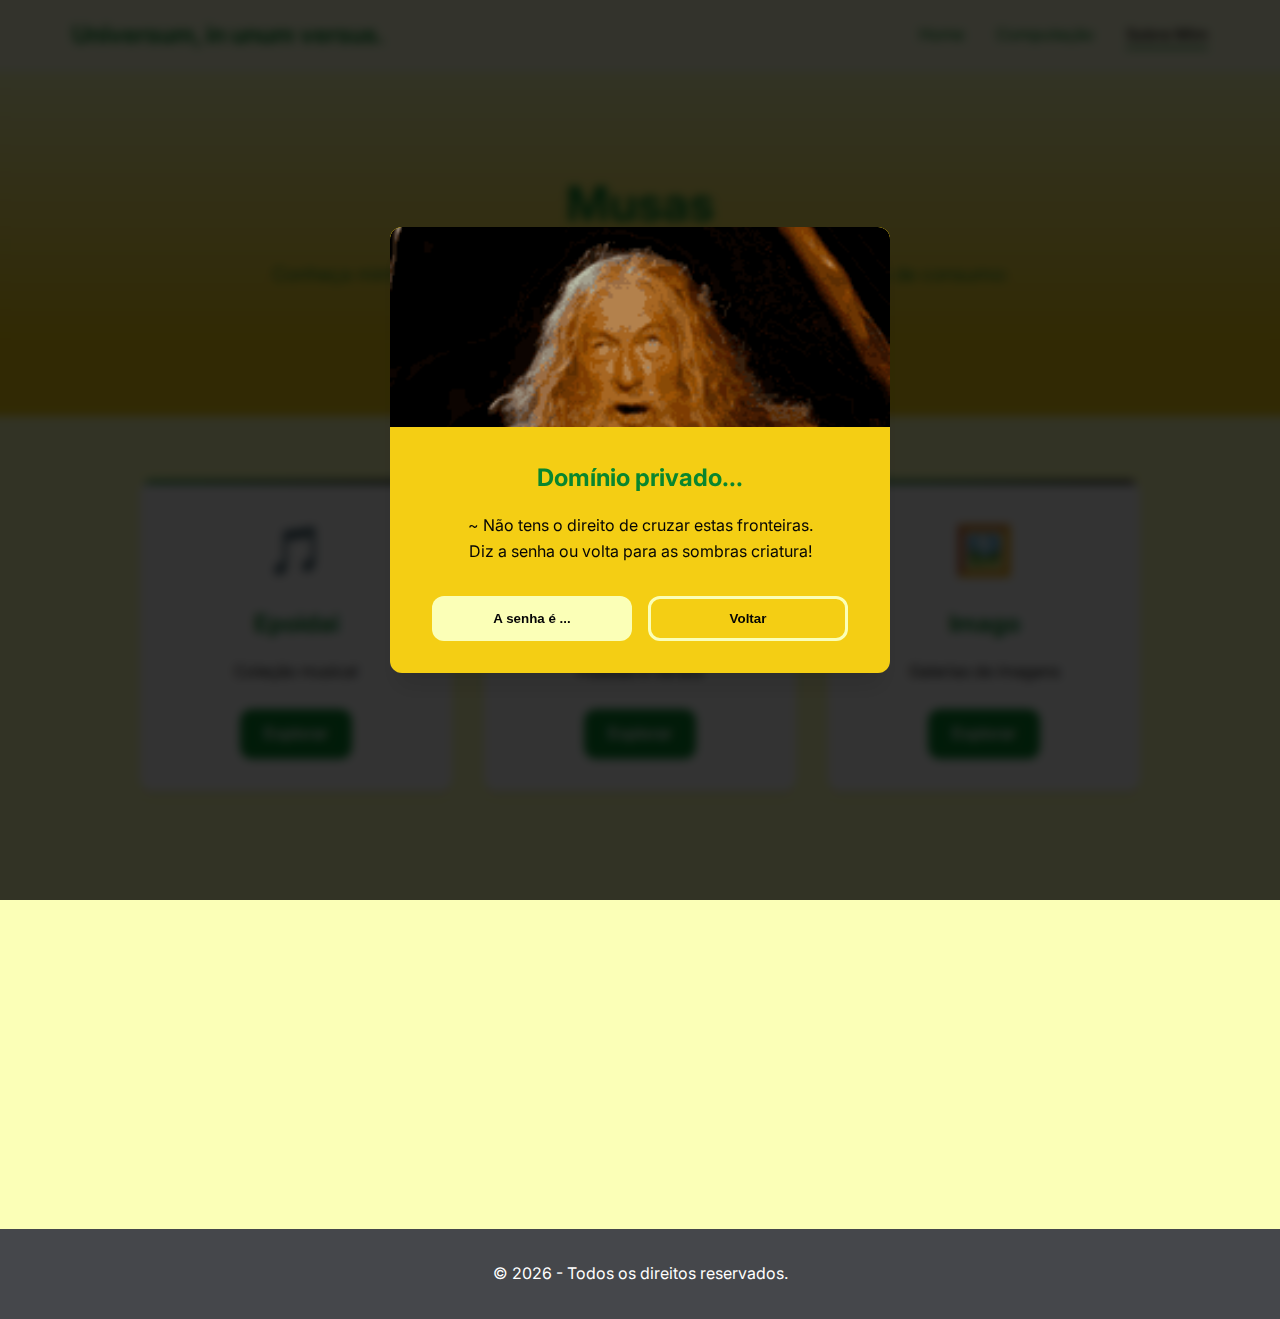
<file: musas/poesis/index.html>
<!DOCTYPE html>
<html lang="pt-BR">
 <head>
  <meta charset="utf-8"/>
  <meta content="width=device-width, initial-scale=1.0" name="viewport"/>
  <meta content="Arte, música, poesia e imagens - Seção criativa do portfolio" name="description"/>
  <meta content="arte, música, poesia, imagens, criatividade" name="keywords"/>
  <title>
   Musas - Meu Universo
  </title>
  <link href="/assets/unique.png" rel="icon" type="image/png"/>
  <link href="/assets/css/styles.css" rel="stylesheet"/>
  <link href="https://fonts.googleapis.com/css2?family=Inter:wght@300;400;500;600;700&amp;display=swap" rel="stylesheet"/>
 </head>
 <body>
  <!-- Popup de Aviso -->
  <div class="popup-overlay" id="contentWarning">
   <div class="popup-content">
    <div class="popup-image">
     <img alt="Aviso de Conteúdo" src="/assets/images/gandalf-the-grey-lord-of-the-rings.gif"/>
    </div>
    <div class="popup-text">
     <h2>
      Domínio privado...
     </h2>
     <p>
      ~ Não tens o direito de cruzar estas fronteiras.
      <br/>
      Diz a senha ou volta para as sombras criatura!
     </p>
     <div class="popup-buttons">
      <button class="btn btn-primary" id="acceptBtn">
       A senha é ...
      </button>
      <button class="btn btn-secondary" id="declineBtn">
       Voltar
      </button>
     </div>
     <div class="password-container" id="passwordContainer" style="display: none;">
      <div class="password-display">
       <input type="text" id="passwordDisplay" readonly placeholder="Digite a senha">
      </div>
      <div class="password-error" id="passwordError" style="display: none;">
       Senha incorreta! Tente novamente.
      </div>
      <div class="numeric-keyboard">
       <button class="num-btn" data-num="1">1</button>
       <button class="num-btn" data-num="2">2</button>
       <button class="num-btn" data-num="3">3</button>
       <button class="num-btn" data-num="4">4</button>
       <button class="num-btn" data-num="5">5</button>
       <button class="num-btn" data-num="6">6</button>
       <button class="num-btn" data-num="7">7</button>
       <button class="num-btn" data-num="8">8</button>
       <button class="num-btn" data-num="9">9</button>
       <button class="num-btn delete-btn" data-action="delete">⌫</button>
       <button class="num-btn" data-num="0">0</button>
       <button class="num-btn submit-btn" data-action="submit">✓</button>
      </div>
     </div>
    </div>
   </div>
  </div>
  <header class="header">
   <nav class="nav">
    <div class="nav-container">
     <div class="logo">
      <h1>
       <a href="/">
        Universum, in unum versus.
       </a>
      </h1>
     </div>
     <ul class="nav-menu">
      <li>
       <a class="nav-link" href="/">
        Home
       </a>
      </li>
      <li>
       <a class="nav-link" href="/computation/">
        Computação
       </a>
      </li>
      <li>
       <a class="nav-link active" href="/sobremim/">
        Sobre Mim
       </a>
      </li>
     </ul>
     <div class="hamburger">
      <span>
      </span>
      <span>
      </span>
      <span>
      </span>
     </div>
    </div>
   </nav>
  </header>
  <main class="main-content">
   <section class="page-hero">
    <div class="page-hero-content">
     <h1 class="page-title">
      Musas
     </h1>
     <p class="page-subtitle">
      Conheça minhas musas e o meu eu através da minha forma preferida de consumo:
      <br/>
      as artes
     </p>
    </div>
    <!--<img alt="zeus, hermes e afrodite" src="/assets/images/zeo.png"/>-->
   </section>
   <section class="musas-nav">
    <div class="musas-grid">
     <div class="musa-card" data-musa="epoidai">
      <div class="musa-icon">
       🎵
      </div>
      <h3>
       Epoidai
      </h3>
      <p>
       Coleção musical
      </p>
      <a class="musa-link" href="epoidai.html">
       Explorar
      </a>
     </div>
     <div class="musa-card" data-musa="poesis">
      <div class="musa-icon">
       📝
      </div>
      <h3>
       Poesis
      </h3>
      <p>
       Poesias e versos
      </p>
      <a class="musa-link" href="poesis.html">
       Explorar
      </a>
     </div>
     <div class="musa-card" data-musa="imago">
      <div class="musa-icon">
       🖼️
      </div>
      <h3>
       Imago
      </h3>
      <p>
       Galerias de imagens
      </p>
      <a class="musa-link" href="imago.html">
       Explorar
      </a>
     </div>
     <div class="musa-card" data-musa="liber">
      <div class="musa-icon">
       📖
      </div>
      <h3>
       Liber
      </h3>
      <p>
       Livros preferidos
      </p>
      <a class="musa-link" href="livros.html">
       Explorar
      </a>
     </div>
     <div class="musa-card" data-musa="peliculas">
      <div class="musa-icon">
       🎬
      </div>
      <h3>
       Películas
      </h3>
      <p>
       Filmes e séries preferidos
      </p>
      <a class="musa-link" href="filme.html">
       Explorar
      </a>
     </div>
     <div class="musa-card" data-musa="ego">
      <div class="musa-icon">
       🤔
      </div>
      <h3>
      </h3>
      <p>
      </p>
      <a class="musa-link" href="/">
       Voltar
      </a>
     </div>
     <div>
     </div>
    </div>
   </section>
  </main>
  <footer class="footer">
   <div class="footer-content">
    <p>
     © 2026 - Todos os direitos reservados.
    </p>
   </div>
  </footer>
  <script src="/assets/js/script.js">
  </script>
 </body>
</html>
</file>
<file: assets/css/styles.css>
* {
    margin: 0;
    padding: 0;
    box-sizing: border-box;
}

:root {
    --primary-color: #09862e;
    --secondary-color: #050505;
    --accent-color: #06b6d4;
    --text-primary: #09862e;
    --text-secondary: #050505;
    --bg-primary: #fbffb7;
    --bg-secondary: #ffffff;
    --border-color: #e5e7eb;
    --shadow-sm: 0 1px 2px 0 rgba(0, 0, 0, 0.05);
    --shadow-md: 0 4px 6px -1px rgba(0, 0, 0, 0.1);
    --shadow-lg: 0 10px 15px -3px rgba(0, 0, 0, 0.1);
    --border-radius: 12px;
    --transition: all 0.3s cubic-bezier(0.4, 0, 0.2, 1);
}

body {
    font-family: 'Inter', sans-serif;
    line-height: 1.6;
    color: var(--text-primary);
    background-color: var(--bg-primary);
}

/* Header */
.header {
    position: fixed;
    top: 0;
    width: 100%;
    background: rgba(255, 255, 255, 0.5);
    backdrop-filter: blur(10px);
    border-bottom: 1px solid var(--border-color);
    z-index: 1000;
}

.nav-container {
    max-width: 1200px;
    margin: 0 auto;
    padding: 0 2rem;
    display: flex;
    justify-content: space-between;
    align-items: center;
    height: 70px;
}

.logo h1 {
    font-size: 1.5rem;
    font-weight: 700;
    color: var(--primary-color);
}

.logo a {
    text-decoration: none;
    color: inherit;
}

.nav-menu {
    display: flex;
    list-style: none;
    gap: 2rem;
}

.nav-link {
    text-decoration: none;
    color: var(--primary-color);
    font-weight: 500;
    transition: var(--transition);
    position: relative;
}

.nav-link:hover,
.nav-link.active {
    color: var(--secondary-color);
}

.nav-link.active::after {
    content: '';
    position: absolute;
    bottom: -5px;
    left: 0;
    width: 100%;
    height: 2px;
    background: var(--primary-color);
}

.hamburger {
    display: none;
    flex-direction: column;
    cursor: pointer;
}

.hamburger span {
    width: 25px;
    height: 3px;
    background: var(--text-primary);
    margin: 3px 0;
    transition: var(--transition);
}

/* Main Content */
.main-content {
    padding-top: 70px;
    min-height: calc(100vh - 70px);
}

/* Hero Section */
.hero {
    display: flex;
    align-items: center;
    min-height: 80vh;
    padding: 4rem 2rem;
    background: linear-gradient(0deg, #F4CE14 20%, #fbffb7 100%);
    color: var(--secondary-color);
    position: relative;
    overflow: hidden;
}

.hero-content {
    max-width: 1200px;
    margin: 0 auto;
    display: grid;
    grid-template-columns: 1fr 1fr;
    gap: 4rem;
    align-items: center;
}

.hero-title {
    font-size: 3.5rem;
    font-weight: 700;
    margin-bottom: 1.5rem;
    line-height: 1.2;
}

.hero-description {
    font-size: 1.2rem;
    margin-bottom: 2rem;
    opacity: 0.9;
}

.hero-link{
    text-decoration: none;
    color: var(--secondary-color);
    font-weight: 500;
    transition: var(--transition);
    position: relative;
}
.hero-link:hover,
.hero-link.active {
    color: var(--bg-secondary);
}

.hero-buttons {
    display: flex;
    gap: 1rem;
}

.btn {
    padding: 0.75rem 2rem;
    border-radius: var(--border-radius);
    text-decoration: none;
    font-weight: 600;
    transition: var(--transition);
    border: 3px solid transparent;
}

.btn-primary {
    background: #fbffb7;
    color: var(--secondary-color);
}

.btn-primary:hover {
    transform: translateY(-2px);
    box-shadow: var(--shadow-lg);
}

.btn-secondary {
    background: transparent;
    /*background: #fbffb7; */
    color: var(--secondary-color);
    border-color: #fbffb7;
}

.btn-secondary:hover {
    background: #fbffb7;
    color: var(--secondary-color);
}

/* Floating Elements */
.hero-visual {
    position: relative;
}

.floating-elements {
    position: relative;
    height: 300px;
}

.element {
    position: absolute;
    border-radius: 50%;
    background: rgba(255, 255, 255, 0.1);
    animation: float 6s ease-in-out infinite;
}

.element-1 {
    width: 80px;
    height: 80px;
    top: 20%;
    left: 20%;
    animation-delay: 0s;
}

.element-2 {
    width: 120px;
    height: 120px;
    top: 60%;
    right: 20%;
    animation-delay: 2s;
}

.element-3 {
    width: 60px;
    height: 60px;
    bottom: 20%;
    left: 60%;
    animation-delay: 4s;
}

@keyframes float {
    0%, 100% { transform: translateY(0px); }
    50% { transform: translateY(-20px); }
}

/* Sections Preview */
.sections-preview {
    padding: 4rem 2rem;
    background: var(--bg-secondary);
}

.preview-grid {
    max-width: 1200px;
    margin: 0 auto;
    display: grid;
    grid-template-columns: repeat(auto-fit, minmax(300px, 1fr));
    gap: 2rem;
}

.preview-card {
    background: #fbffb7;
    padding: 2rem;
    border-radius: var(--border-radius);
    box-shadow: var(--shadow-md);
    text-align: center;
    transition: var(--transition);
    cursor: pointer;
}

.preview-card:hover {
    transform: translateY(-5px);
    box-shadow: var(--shadow-lg);
}

.card-icon {
    font-size: 3rem;
    margin-bottom: 1rem;
}

.preview-card h3 {
    font-size: 1.5rem;
    margin-bottom: 1rem;
    color: var(--text-primary);
}

.preview-card p {
    color: var(--secondary-color);
}

/* Page Hero */
.page-hero {
    padding: 6rem 2rem 4rem;
    background: linear-gradient(180deg, #fbffb7 0%, #F4CE14 78%);
    color: var(--primary-color);
    text-align: center;
}

.page-hero-content {
    max-width: 800px;
    margin: 0 auto;
}

.page-title {
    font-size: 3rem;
    font-weight: 700;
    margin-bottom: 1rem;
}

.page-subtitle {
    font-size: 1.2rem;
    opacity: 0.9;
    margin-bottom: 2rem;
}

.breadcrumb {
    color: rgba(255, 255, 255, 0.8);
    text-decoration: none;
    font-weight: 500;
    transition: var(--transition);
}

.breadcrumb:hover {
    color: white;
}

/* Projects Grid */
.projects-grid {
    max-width: 1200px;
    margin: 0 auto;
    padding: 4rem 2rem;
    display: grid;
    grid-template-columns: repeat(auto-fit, minmax(350px, 1fr));
    gap: 2rem;
}

.project-card {
    background: white;
    border-radius: var(--border-radius);
    overflow: hidden;
    box-shadow: var(--shadow-md);
    transition: var(--transition);
}

.project-card:hover {
    transform: translateY(-5px);
    box-shadow: var(--shadow-lg);
}

.project-image {
    position: relative;
    overflow: hidden;
    height: 200px;
}

.project-image img {
    width: 100%;
    height: 100%;
    object-fit: cover;
    transition: var(--transition);
}

.project-card:hover .project-image img {
    transform: scale(1.05);
}

.project-content {
    padding: 1.5rem;
}

.project-title {
    font-size: 1.25rem;
    font-weight: 600;
    margin-bottom: 0.5rem;
    color: var(--text-primary);
}

.project-description {
    color: var(--text-secondary);
    margin-bottom: 1rem;
    line-height: 1.6;
}

.project-tech {
    display: flex;
    flex-wrap: wrap;
    gap: 0.5rem;
    margin-bottom: 1rem;
}

.tech-tag {
    background: var(--bg-primary);
    color: var(--text-secondary);
    padding: 0.25rem 0.75rem;
    border-radius: 20px;
    font-size: 0.875rem;
    font-weight: 500;
}

.project-link {
    color: var(--primary-color);
    text-decoration: none;
    font-weight: 600;
    transition: var(--transition);
}

.project-link:hover {
    color: var(--secondary-color);
}

/* Musas Navigation */
.musas-nav {
    padding: 4rem 2rem;
}

.musas-grid {
    max-width: 1000px;
    margin: 0 auto;
    display: grid;
    grid-template-columns: repeat(auto-fit, minmax(300px, 1fr));
    gap: 2rem;
}

.musa-card {
    background: white;
    padding: 2rem;
    border-radius: var(--border-radius);
    box-shadow: var(--shadow-md);
    text-align: center;
    transition: var(--transition);
    position: relative;
    overflow: hidden;
}

.musa-card::before {
    content: '';
    position: absolute;
    top: 0;
    left: 0;
    width: 100%;
    height: 4px;
    background: linear-gradient(90deg, var(--primary-color), var(--secondary-color));
}

.musa-card:hover {
    transform: translateY(-5px);
    box-shadow: var(--shadow-lg);
}

.musa-icon {
    font-size: 3rem;
    margin-bottom: 1rem;
}

.musa-card h3 {
    font-size: 1.5rem;
    margin-bottom: 1rem;
    color: var(--text-primary);
}

.musa-card p {
    color: var(--text-secondary);
    margin-bottom: 1.5rem;
}

.musa-link {
    background: var(--primary-color);
    color: white;
    padding: 0.75rem 1.5rem;
    border-radius: var(--border-radius);
    text-decoration: none;
    font-weight: 600;
    transition: var(--transition);
    display: inline-block;
}

.musa-link:hover {
    background: #F4CE14;
    transform: translateY(-2px);
}

/* Music Collection */
.music-collection {
    max-width: 1200px;
    margin: 0 auto;
    padding: 4rem 2rem;
}

.music-grid {
    display: grid;
    grid-template-columns: repeat(auto-fit, minmax(350px, 1fr));
    gap: 2rem;
}

.music-item {
    background: white;
    border-radius: var(--border-radius);
    overflow: hidden;
    box-shadow: var(--shadow-md);
    transition: var(--transition);
}

.music-item:hover {
    transform: translateY(-5px);
    box-shadow: var(--shadow-lg);
}

.music-video {
    position: relative;
    width: 100%;
    height: 200px;
}

.music-video iframe {
    width: 100%;
    height: 100%;
    border: none;
}

.music-title {
    padding: 1rem;
    font-size: 1.125rem;
    font-weight: 600;
    color: var(--text-primary);
    text-align: center;
}

/* Poetry Collection */
.poetry-collection {
    max-width: 800px;
    margin: 0 auto;
    padding: 4rem 2rem;
}

.poem-container {
    display: flex;
    flex-direction: column;
    gap: 3rem;
}

.poem {
    background: white;
    padding: 2rem;
    border-radius: var(--border-radius);
    box-shadow: var(--shadow-md);
    border-left: 4px solid var(--primary-color);
}

.poem-title {
    font-family: 'Crimson Text', serif;
    font-size: 1.5rem;
    font-weight: 600;
    margin-bottom: 1.5rem;
    color: var(--text-primary);
    text-align: center;
}

.poem-content {
    margin-bottom: 1.5rem;
}

.poem-verse {
    font-family: 'Crimson Text', serif;
    font-size: 1.1rem;
    line-height: 1.8;
    margin-bottom: 0.5rem;
    color: var(--text-primary);
    text-align: center;
    font-style: italic;
}

.poem-meta {
    text-align: right;
    padding-top: 1rem;
    border-top: 1px solid var(--border-color);
}

.poem-date {
    color: var(--text-secondary);
    font-size: 0.875rem;
    font-weight: 500;
}

/* Gallery Section */
.gallery-section {
    max-width: 1200px; /* 1200 */
    margin: 0 auto;
    padding: 4rem 2rem;
}

.carousel-container {
    margin-bottom: 3rem;
}

.carousel-title {
    font-size: 1.5rem;
    font-weight: 600;
    margin-bottom: 1rem;
    color: var(--text-primary);
    text-align: center;
}


/* antes estava:

.carousel {
    position: relative;
    overflow: hidden;
    border-radius: var(--border-radius);
    box-shadow: var(--shadow-md);
}

.carousel-track {
    display: flex;
    transition: transform 0.5s ease;
}

.carousel-slide {
    min-width: 100%;
    height: 400px;
}

.carousel-slide img {
    width: 100%;
    height: 100%;
    object-fit: cover;
}

 */
.carousel {
    width: 100%;
    max-width: 500px;
    margin: 0 auto;
    overflow: hidden;
    position: relative;
    transition: height 0.3s;
}

.carousel-track {
    display: flex;
    transition: transform 0.3s;
}

.carousel-slide {
    min-width: 100%;
    box-sizing: border-box;
    display: flex;
    justify-content: center;
    align-items: flex-start;
}

.carousel-slide img {
    display: block;
    width: 100%;
    height: auto;
    max-width: 100%;
}

.carousel-btn {
    position: absolute;
    top: 50%;
    transform: translateY(-50%);
    background: rgba(255, 255, 255, 0.9);
    border: none;
    width: 50px;
    height: 50px;
    border-radius: 50%;
    font-size: 1.5rem;
    cursor: pointer;
    transition: var(--transition);
    display: flex;
    align-items: center;
    justify-content: center;
}

.carousel-btn:hover {
    background: white;
    box-shadow: var(--shadow-md);
}

.prev-btn {
    left: 1rem;
}

.next-btn {
    right: 1rem;
}

/* Diary Entries */
.diary-entries {
    max-width: 800px;
    margin: 0 auto;
    padding: 4rem 2rem;
}

.entries-container {
    display: flex;
    flex-direction: column;
    gap: 2rem;
}

.diary-entry {
    background: white;
    padding: 2rem;
    border-radius: var(--border-radius);
    box-shadow: var(--shadow-md);
    position: relative;
}

.diary-entry::before {
    content: '';
    position: absolute;
    top: 0;
    left: 0;
    width: 100%;
    height: 3px;
    background: linear-gradient(90deg, var(--primary-color), var(--accent-color));
}

.entry-date {
    font-size: 0.875rem;
    font-weight: 600;
    color: var(--primary-color);
    margin-bottom: 1rem;
    text-transform: uppercase;
    letter-spacing: 0.5px;
}
.entry-content {
    color: var(--text-secondary);
}
.entry-content p {
    color: var(--text-secondary);
    line-height: 1.7;
    font-size: 1rem;
}

/* Footer */
.footer {
    background: #45474B;
    color: white;
    padding: 2rem 0;
    text-align: center;
}

.footer-content {
    color:white;
    max-width: 1200px;
    margin: 0 auto;
    padding: 0 2rem;
}

/* Responsive Design */
@media (max-width: 768px) {

    .logo h1 {
        font-size: 1.2rem;
        font-weight: 700;
        color: var(--primary-color);
    }
    .hamburger {
        display: flex;
    }
    
    .nav-menu {
        position: fixed;
        left: -100%;
        top: 70px;
        flex-direction: column;
        background-color: white;
        width: 100%;
        text-align: center;
        transition: 0.3s;
        box-shadow: var(--shadow-md);
        padding: 2rem 0;
    }
    
    .nav-menu.active {
        left: 0;
    }
    
    .hero-content {
        grid-template-columns: 1fr;
        text-align: center;
    }
    
    .hero-title {
        font-size: 2.5rem;
    }
    
    .page-title {
        font-size: 2rem;
    }
    
    .projects-grid,
    .musas-grid {
        grid-template-columns: 1fr;
    }
    
    .music-grid {
        grid-template-columns: 1fr;
    }
    
    .hero-buttons {
        justify-content: center;
    }
}

@media (max-width: 480px) {
    .nav-container {
        padding: 0 1rem;
    }
    
    .hero {
        padding: 2rem 1rem;
    }
    
    .hero-title {
        font-size: 2rem;
    }
    
    .projects-grid,
    .music-collection,
    .poetry-collection,
    .gallery-section,
    .diary-entries {
        padding: 2rem 1rem;
    }
    
    .sections-preview,
    .musas-nav {
        padding: 2rem 1rem;
    }
}

/* Dark mode support */
@media (prefers-color-scheme: dark) {
    :root {
        --text-primary: #f9fafb;
        --text-secondary: #d1d5db;
        --bg-primary: #111827;
        --bg-secondary: #1f2937;
        --border-color: #374151;
    }

    .hero {
        background: linear-gradient(0deg, #F4CE14 0%, #0f172a 100%);
        color: var(--text-primary);
    }
    .page-hero {
    color: var(--text-primary);
    background: linear-gradient(180deg,#0f172a 0%, #F4CE14 100%);
    }
    .header {
        background: rgba(0, 0, 0, 0.222);
    }
    
    .preview-card{
        background-color: #09862e;
    }

    .project-card,
    .musa-card,
    .music-item,
    .poem,
    .diary-entry {
        background: var(--bg-secondary);
    }
    

    .nav-menu {
        background-color: var(--bg-secondary);
    }

}

/* Popup de Aviso de Conteúdo */
.popup-overlay {
    position: fixed;
    top: 0;
    left: 0;
    width: 100%;
    height: 100%;
    background: rgba(0, 0, 0, 0.8);
    backdrop-filter: blur(5px);
    display: flex;
    justify-content: center;
    align-items: center;
    z-index: 9999;
    opacity: 1;
    visibility: visible;
    transition: all 0.3s ease;
}

.popup-overlay.hidden {
    opacity: 0;
    visibility: hidden;
}

.popup-content {
    background: #F4CE14;
    border-radius: var(--border-radius);
    box-shadow: 0 20px 25px -5px rgba(0, 0, 0, 0.1), 0 10px 10px -5px rgba(0, 0, 0, 0.04);
    max-width: 500px;
    width: 90%;
    max-height: 80vh;
    overflow-y: auto;
    transform: scale(1);
    transition: transform 0.3s ease;
    position: relative;
}

.popup-overlay.hidden .popup-content {
    transform: scale(0.9);
}

.popup-image {
    width: 100%;
    height: 200px;
    overflow: hidden;
    border-radius: var(--border-radius) var(--border-radius) 0 0;
    position: relative;
}

.popup-image img {
    width: 100%;
    height: 100%;
    object-fit: cover;
    object-position: center;
}

.popup-text {
    padding: 2rem;
    text-align: center;
}

.popup-text h2 {
    font-size: 1.5rem;
    font-weight: 700;
    color: var(--text-primary);
    margin-bottom: 1rem;
}

.popup-text p {
    color: var(--text-secondary);
    line-height: 1.6;
    margin-bottom: 2rem;
    font-size: 1rem;
}

.popup-buttons {
    display: flex;
    gap: 1rem;
    justify-content: center;
    flex-wrap: wrap;
}

.popup-buttons .btn {
    min-width: 120px;
    flex: 1;
    max-width: 200px;
}

/* ========================================
   ESTILOS PARA TECLADO NUMÉRICO E SENHA
   Adicionar logo abaixo da classe .popup-buttons
   ======================================== */

.password-container {
    width: 100%;
    margin-top: 2rem;
    animation: slideDown 0.3s ease;
}

@keyframes slideDown {
    from {
        opacity: 0;
        transform: translateY(-20px);
    }
    to {
        opacity: 1;
        transform: translateY(0);
    }
}

.password-display {
    margin-bottom: 1rem;
}

.password-display input {
    width: 100%;
    padding: 1rem;
    font-size: 1.5rem;
    text-align: center;
    border: 2px solid rgba(255, 255, 255, 0.3);
    background: rgba(255, 255, 255, 0.1);
    border-radius: 8px;
    color: white;
    letter-spacing: 0.5rem;
    font-family: monospace;
}

.password-display input::placeholder {
    color: rgba(255, 255, 255, 0.5);
    letter-spacing: normal;
}

.password-error {
    color: #ff6b6b;
    text-align: center;
    margin-bottom: 1rem;
    font-size: 0.9rem;
    font-weight: 500;
    padding: 0.5rem;
    background: rgba(255, 107, 107, 0.1);
    border-radius: 4px;
    border: 1px solid rgba(255, 107, 107, 0.3);
}

.numeric-keyboard {
    display: grid;
    grid-template-columns: repeat(3, 1fr);
    gap: 0.75rem;
    max-width: 300px;
    margin: 0 auto;
}

.num-btn {
    padding: 1.2rem;
    font-size: 1.5rem;
    background: rgba(255, 255, 255, 0.1);
    border: 2px solid rgba(255, 255, 255, 0.3);
    color: white;
    border-radius: 8px;
    cursor: pointer;
    transition: all 0.2s ease;
    font-weight: 600;
}

.num-btn:hover {
    background: rgba(255, 255, 255, 0.2);
    border-color: rgba(255, 255, 255, 0.5);
    transform: translateY(-2px);
}

.num-btn:active {
    transform: translateY(0);
}

.num-btn.delete-btn {
    background: rgba(255, 107, 107, 0.2);
    border-color: rgba(255, 107, 107, 0.4);
}

.num-btn.delete-btn:hover {
    background: rgba(255, 107, 107, 0.3);
    border-color: rgba(255, 107, 107, 0.6);
}

.num-btn.submit-btn {
    background: rgba(76, 175, 80, 0.2);
    border-color: rgba(76, 175, 80, 0.4);
}

.num-btn.submit-btn:hover {
    background: rgba(76, 175, 80, 0.3);
    border-color: rgba(76, 175, 80, 0.6);
}

.shake {
    animation: shake 0.5s ease;
}

@keyframes shake {
    0%, 100% { transform: translateX(0); }
    10%, 30%, 50%, 70%, 90% { transform: translateX(-10px); }
    20%, 40%, 60%, 80% { transform: translateX(10px); }
}

/* Responsividade para telas menores */
@media (max-width: 768px) {
    .numeric-keyboard {
        gap: 0.5rem;
        max-width: 250px;
    }
    
    .num-btn {
        padding: 1rem;
        font-size: 1.3rem;
    }
    
    .password-display input {
        font-size: 1.2rem;
        padding: 0.8rem;
    }
}

/* Responsivo para o popup */
@media (max-width: 480px) {
    .popup-content {
        width: 95%;
        margin: 1rem;
    }
    
    .popup-text {
        padding: 1.5rem;
    }
    
    .popup-text h2 {
        font-size: 1.25rem;
    }
    
    .popup-buttons {
        flex-direction: column;
    }
    
    .popup-buttons .btn {
        max-width: none;
    }
}

/* Dark mode para o popup */
@media (prefers-color-scheme: dark) {
    .popup-content {
        background: var(--bg-secondary);
        border: 1px solid var(--border-color);
    }
}
</file>
